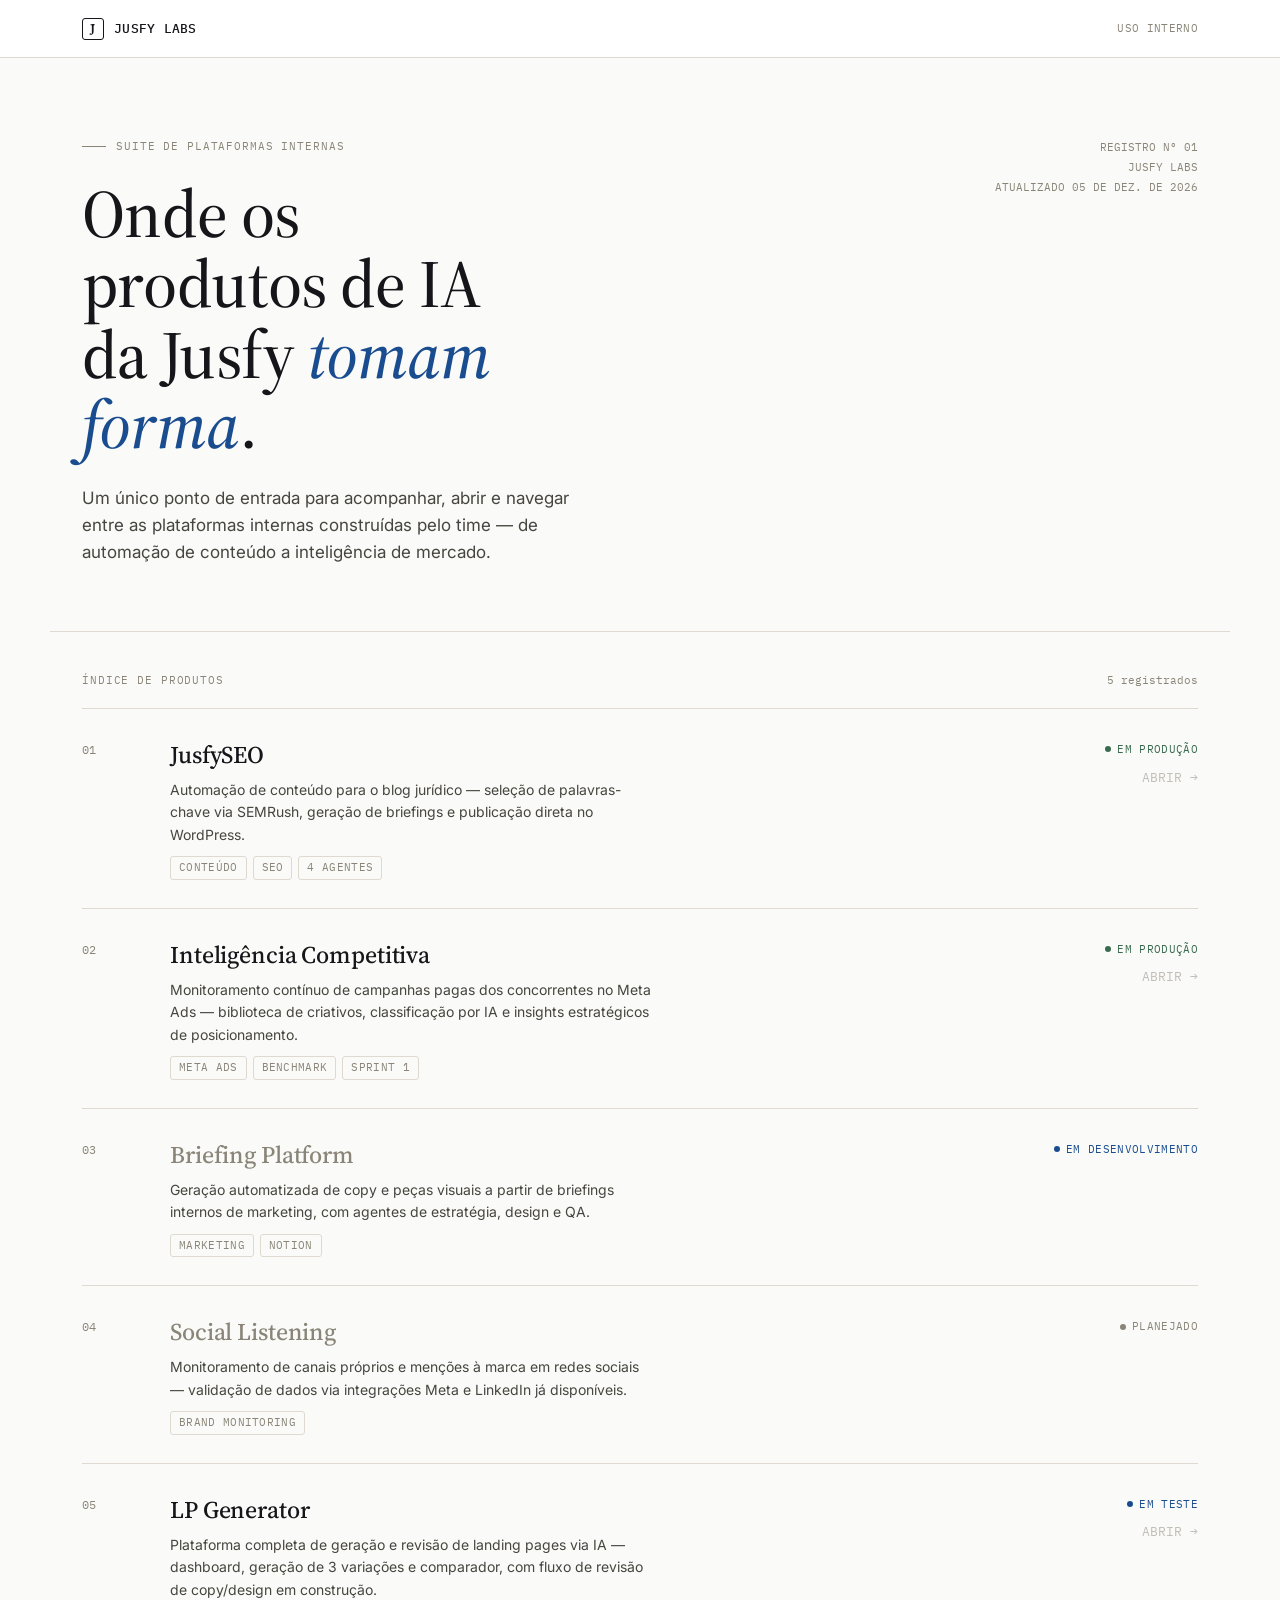
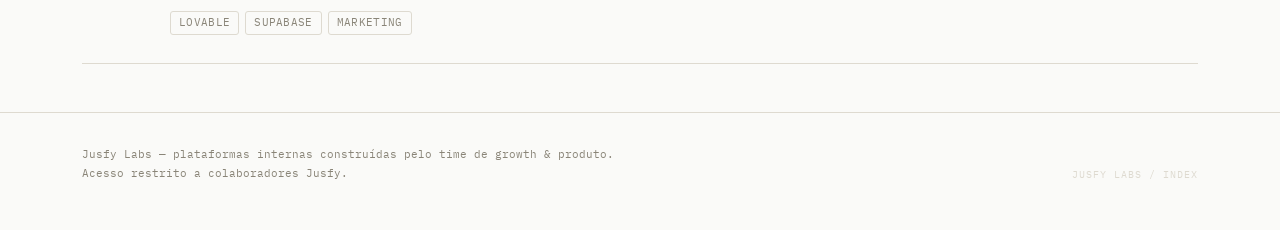
<file: index.html>
<!DOCTYPE html>
<html lang="pt-BR">
<head>
<meta charset="UTF-8">
<meta name="viewport" content="width=device-width, initial-scale=1.0">
<title>Jusfy Labs</title>
<meta name="description" content="Suite interna de plataformas de IA da Jusfy">
<link href="https://fonts.googleapis.com/css2?family=Source+Serif+4:opsz,wght@8..60,400;8..60,500;8..60,600&family=IBM+Plex+Mono:wght@400;500&family=Inter:wght@400;500;600&display=swap" rel="stylesheet">
<style>
*,*::before,*::after{box-sizing:border-box;margin:0;padding:0}
:root{
  --bg:#fafaf8;
  --paper:#ffffff;
  --ink:#15151a;
  --ink-soft:#46453f;
  --ink-faint:#8a8578;
  --line:#dedad0;
  --line-soft:#ece9e1;
  --blue:#1a4d8f;
  --blue-deep:#0f3563;
  --red:#a6332e;
  --green:#3a6b4f;
  --serif:'Source Serif 4',serif;
  --mono:'IBM Plex Mono',monospace;
  --sans:'Inter',sans-serif;
}
html{scroll-behavior:smooth}
body{
  font-family:var(--sans);
  background:var(--bg);
  color:var(--ink);
  line-height:1.5;
  -webkit-font-smoothing:antialiased;
}
@media (prefers-reduced-motion: reduce){
  html{scroll-behavior:auto}
  *{animation-duration:0.01ms!important;transition-duration:0.01ms!important}
}

a{color:inherit}
:focus-visible{outline:2px solid var(--blue);outline-offset:3px}

/* ===== HEADER ===== */
header{
  border-bottom:1px solid var(--line);
  background:var(--paper);
}
.hdr-inner{
  max-width:1180px;margin:0 auto;padding:1.1rem 2rem;
  display:flex;align-items:center;justify-content:space-between;
}
.brand{
  display:flex;align-items:center;gap:10px;
  font-family:var(--mono);font-size:13px;font-weight:500;
  letter-spacing:0.02em;color:var(--ink);
}
.brand-mark{
  width:22px;height:22px;border:1.5px solid var(--ink);border-radius:3px;
  display:flex;align-items:center;justify-content:center;
  font-family:var(--serif);font-size:13px;font-weight:600;flex-shrink:0;
}
.hdr-meta{font-family:var(--mono);font-size:11px;color:var(--ink-faint);letter-spacing:0.03em}

/* ===== HERO ===== */
.hero{
  max-width:1180px;margin:0 auto;
  padding:5rem 2rem 4rem;
  border-bottom:1px solid var(--line);
  position:relative;
}
.hero-eyebrow{
  font-family:var(--mono);font-size:11px;color:var(--ink-faint);
  letter-spacing:0.08em;text-transform:uppercase;margin-bottom:1.5rem;
  display:flex;align-items:center;gap:10px;
}
.hero-eyebrow::before{
  content:'';width:24px;height:1px;background:var(--ink-faint);
}
.hero h1{
  font-family:var(--serif);font-weight:500;
  font-size:clamp(2.4rem,5.5vw,4.2rem);
  line-height:1.05;letter-spacing:-0.01em;
  max-width:14ch;margin-bottom:1.5rem;
}
.hero h1 em{font-style:italic;color:var(--blue)}
.hero-sub{
  font-size:17px;color:var(--ink-soft);max-width:48ch;line-height:1.6;
}

/* signature element: index ledger numbers */
.hero-index{
  position:absolute;top:5rem;right:2rem;
  font-family:var(--mono);font-size:11px;color:var(--ink-faint);
  text-align:right;line-height:1.8;display:none;
}
@media(min-width:900px){.hero-index{display:block}}

/* ===== REGISTRY (product list) ===== */
.registry{max-width:1180px;margin:0 auto;padding:0 2rem}
.registry-head{
  display:flex;align-items:baseline;justify-content:space-between;
  padding:2.5rem 0 1.25rem;
}
.registry-title{
  font-family:var(--mono);font-size:11px;letter-spacing:0.08em;
  text-transform:uppercase;color:var(--ink-faint);
}
.registry-count{font-family:var(--mono);font-size:11px;color:var(--ink-faint)}

.product{
  display:grid;
  grid-template-columns:64px 1fr auto;
  align-items:start;
  gap:1.5rem;
  padding:1.75rem 0;
  border-top:1px solid var(--line);
  text-decoration:none;
  position:relative;
  transition:padding-left .25s ease;
}
.product:last-child{border-bottom:1px solid var(--line)}
.product:hover{padding-left:8px}
.product:hover .product-arrow{transform:translateX(4px);opacity:1}
.product:hover .product-name{color:var(--blue)}

.product-num{
  font-family:var(--mono);font-size:12px;color:var(--ink-faint);
  padding-top:4px;
}
.product-body{min-width:0}
.product-name{
  font-family:var(--serif);font-size:1.5rem;font-weight:500;
  color:var(--ink);margin-bottom:6px;transition:color .2s ease;
  letter-spacing:-0.005em;
}
.product-desc{
  font-size:14px;color:var(--ink-soft);max-width:54ch;line-height:1.6;
  margin-bottom:10px;
}
.product-tags{display:flex;gap:6px;flex-wrap:wrap}
.tag{
  font-family:var(--mono);font-size:10.5px;letter-spacing:0.03em;
  padding:3px 8px;border-radius:3px;border:1px solid var(--line);
  color:var(--ink-faint);
}

.product-right{
  text-align:right;padding-top:4px;
  display:flex;flex-direction:column;align-items:flex-end;gap:10px;
}
.status{
  display:flex;align-items:center;gap:6px;
  font-family:var(--mono);font-size:11px;letter-spacing:0.03em;
}
.status-dot{width:6px;height:6px;border-radius:50%;flex-shrink:0}
.status.live .status-dot{background:var(--green)}
.status.live{color:var(--green)}
.status.dev .status-dot{background:var(--blue);animation:pulse 2s ease-in-out infinite}
.status.dev{color:var(--blue)}
.status.planned .status-dot{background:var(--ink-faint)}
.status.planned{color:var(--ink-faint)}
@keyframes pulse{0%,100%{opacity:1}50%{opacity:.35}}

.product-arrow{
  font-family:var(--mono);font-size:13px;color:var(--ink-faint);
  opacity:.5;transition:all .2s ease;
}

.product.disabled{cursor:default}
.product.disabled .product-name{color:var(--ink-faint)}
.product.disabled:hover{padding-left:0}
.product.disabled:hover .product-name{color:var(--ink-faint)}

/* ===== FOOTER ===== */
footer{
  border-top:1px solid var(--line);
  margin-top:3rem;
}
.footer-inner{
  max-width:1180px;margin:0 auto;padding:2rem 2rem 3rem;
  display:flex;justify-content:space-between;align-items:flex-end;
  flex-wrap:wrap;gap:1rem;
}
.footer-note{
  font-family:var(--mono);font-size:11px;color:var(--ink-faint);
  line-height:1.7;
}
.footer-stamp{
  font-family:var(--mono);font-size:10px;color:var(--line);
  letter-spacing:0.1em;
}

@media(max-width:680px){
  .hero{padding:3rem 1.5rem 2.5rem}
  .registry{padding:0 1.5rem}
  .footer-inner{padding:2rem 1.5rem}
  .product{grid-template-columns:32px 1fr;gap:1rem}
  .product-right{grid-column:1/-1;flex-direction:row;align-items:center;justify-content:space-between;padding-top:8px}
}
</style>
</head>
<body>

<header>
  <div class="hdr-inner">
    <div class="brand">
      <span class="brand-mark">J</span>
      JUSFY&nbsp;LABS
    </div>
    <span class="hdr-meta">USO&nbsp;INTERNO</span>
  </div>
</header>

<section class="hero">
  <div class="hero-eyebrow">Suite de plataformas internas</div>
  <h1>Onde os produtos de IA da Jusfy <em>tomam forma</em>.</h1>
  <p class="hero-sub">Um único ponto de entrada para acompanhar, abrir e navegar entre as plataformas internas construídas pelo time — de automação de conteúdo a inteligência de mercado.</p>
  <div class="hero-index">
    REGISTRO&nbsp;Nº&nbsp;01<br>
    JUSFY&nbsp;LABS<br>
    ATUALIZADO&nbsp;<span id="today"></span>
  </div>
</section>

<section class="registry">
  <div class="registry-head">
    <span class="registry-title">Índice de produtos</span>
    <span class="registry-count" id="prod-count">5 registrados</span>
  </div>

  <a class="product" href="https://ornate-parfait-ef8f66.netlify.app" target="_blank" rel="noopener">
    <span class="product-num">01</span>
    <div class="product-body">
      <div class="product-name">JusfySEO</div>
      <p class="product-desc">Automação de conteúdo para o blog jurídico — seleção de palavras-chave via SEMRush, geração de briefings e publicação direta no WordPress.</p>
      <div class="product-tags">
        <span class="tag">CONTEÚDO</span>
        <span class="tag">SEO</span>
        <span class="tag">4 AGENTES</span>
      </div>
    </div>
    <div class="product-right">
      <span class="status live"><span class="status-dot"></span>EM PRODUÇÃO</span>
      <span class="product-arrow">ABRIR&nbsp;→</span>
    </div>
  </a>

  <a class="product" href="https://jusfy-intel-competitiva.netlify.app" target="_blank" rel="noopener">
    <span class="product-num">02</span>
    <div class="product-body">
      <div class="product-name">Inteligência Competitiva</div>
      <p class="product-desc">Monitoramento contínuo de campanhas pagas dos concorrentes no Meta Ads — biblioteca de criativos, classificação por IA e insights estratégicos de posicionamento.</p>
      <div class="product-tags">
        <span class="tag">META&nbsp;ADS</span>
        <span class="tag">BENCHMARK</span>
        <span class="tag">SPRINT&nbsp;1</span>
      </div>
    </div>
    <div class="product-right">
      <span class="status live"><span class="status-dot"></span>EM PRODUÇÃO</span>
      <span class="product-arrow">ABRIR&nbsp;→</span>
    </div>
  </a>

  <div class="product disabled">
    <span class="product-num">03</span>
    <div class="product-body">
      <div class="product-name">Briefing Platform</div>
      <p class="product-desc">Geração automatizada de copy e peças visuais a partir de briefings internos de marketing, com agentes de estratégia, design e QA.</p>
      <div class="product-tags">
        <span class="tag">MARKETING</span>
        <span class="tag">NOTION</span>
      </div>
    </div>
    <div class="product-right">
      <span class="status dev"><span class="status-dot"></span>EM DESENVOLVIMENTO</span>
    </div>
  </div>

  <div class="product disabled">
    <span class="product-num">04</span>
    <div class="product-body">
      <div class="product-name">Social Listening</div>
      <p class="product-desc">Monitoramento de canais próprios e menções à marca em redes sociais — validação de dados via integrações Meta e LinkedIn já disponíveis.</p>
      <div class="product-tags">
        <span class="tag">BRAND&nbsp;MONITORING</span>
      </div>
    </div>
    <div class="product-right">
      <span class="status planned"><span class="status-dot"></span>PLANEJADO</span>
    </div>
  </div>

  <a class="product" href="https://jusfy-lp-generator-app.lovable.app" target="_blank" rel="noopener">
    <span class="product-num">05</span>
    <div class="product-body">
      <div class="product-name">LP Generator</div>
      <p class="product-desc">Plataforma completa de geração e revisão de landing pages via IA — dashboard, geração de 3 variações e comparador, com fluxo de revisão de copy/design em construção.</p>
      <div class="product-tags">
        <span class="tag">LOVABLE</span>
        <span class="tag">SUPABASE</span>
        <span class="tag">MARKETING</span>
      </div>
    </div>
    <div class="product-right">
      <span class="status dev"><span class="status-dot"></span>EM TESTE</span>
      <span class="product-arrow">ABRIR&nbsp;→</span>
    </div>
  </a>

</section>

<footer>
  <div class="footer-inner">
    <div class="footer-note">
      Jusfy Labs — plataformas internas construídas pelo time de growth & produto.<br>
      Acesso restrito a colaboradores Jusfy.
    </div>
    <div class="footer-stamp">JUSFY&nbsp;LABS&nbsp;/&nbsp;INDEX</div>
  </div>
</footer>

<script>
document.getElementById('today').textContent = new Date().toLocaleDateString('pt-BR',{day:'2-digit',month:'short',year:'numeric'}).toUpperCase();
</script>

</body>
</html>
</file>
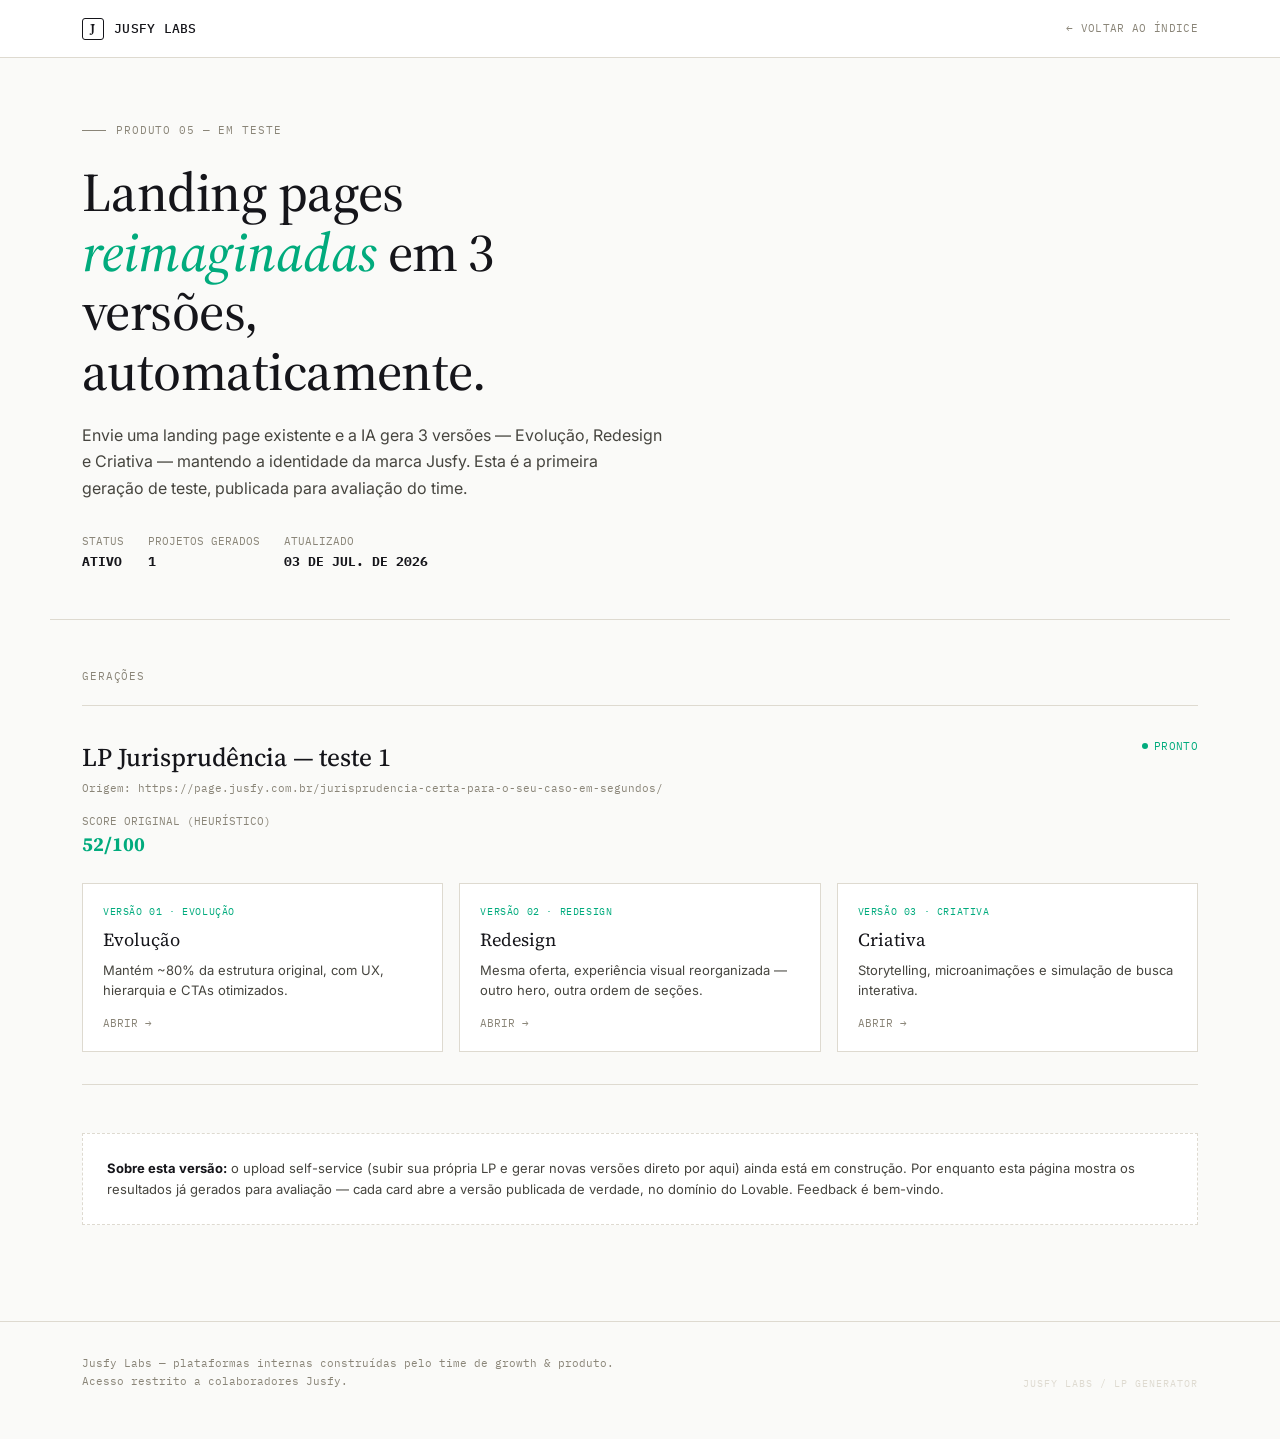
<file: lp-generator.html>
<!DOCTYPE html>
<html lang="pt-BR">
<head>
<meta charset="UTF-8">
<meta name="viewport" content="width=device-width, initial-scale=1.0">
<title>LP Generator — Jusfy Labs</title>
<meta name="description" content="Gerador de landing pages da Jusfy Labs — 3 versões automáticas via IA">
<link href="https://fonts.googleapis.com/css2?family=Source+Serif+4:opsz,wght@8..60,400;8..60,500;8..60,600&family=IBM+Plex+Mono:wght@400;500&family=Inter:wght@400;500;600&display=swap" rel="stylesheet">
<style>
*,*::before,*::after{box-sizing:border-box;margin:0;padding:0}
:root{
  --bg:#fafaf8;
  --paper:#ffffff;
  --ink:#15151a;
  --ink-soft:#46453f;
  --ink-faint:#8a8578;
  --line:#dedad0;
  --line-soft:#ece9e1;
  --blue:#1a4d8f;
  --blue-deep:#0f3563;
  --red:#a6332e;
  --green:#3a6b4f;
  --jusfy:#01AB7D;
  --jusfy-tint:#41C78F;
  --serif:'Source Serif 4',serif;
  --mono:'IBM Plex Mono',monospace;
  --sans:'Inter',sans-serif;
}
html{scroll-behavior:smooth}
body{font-family:var(--sans);background:var(--bg);color:var(--ink);line-height:1.5;-webkit-font-smoothing:antialiased}
a{color:inherit}
:focus-visible{outline:2px solid var(--blue);outline-offset:3px}

header{border-bottom:1px solid var(--line);background:var(--paper)}
.hdr-inner{max-width:1180px;margin:0 auto;padding:1.1rem 2rem;display:flex;align-items:center;justify-content:space-between}
.brand{display:flex;align-items:center;gap:10px;font-family:var(--mono);font-size:13px;font-weight:500;letter-spacing:0.02em;color:var(--ink);text-decoration:none}
.brand-mark{width:22px;height:22px;border:1.5px solid var(--ink);border-radius:3px;display:flex;align-items:center;justify-content:center;font-family:var(--serif);font-size:13px;font-weight:600;flex-shrink:0}
.hdr-back{font-family:var(--mono);font-size:11px;color:var(--ink-faint);letter-spacing:0.03em;text-decoration:none}
.hdr-back:hover{color:var(--blue)}

.hero{max-width:1180px;margin:0 auto;padding:4rem 2rem 3rem;border-bottom:1px solid var(--line)}
.hero-eyebrow{font-family:var(--mono);font-size:11px;color:var(--ink-faint);letter-spacing:0.08em;text-transform:uppercase;margin-bottom:1.5rem;display:flex;align-items:center;gap:10px}
.hero-eyebrow::before{content:'';width:24px;height:1px;background:var(--ink-faint)}
.hero h1{font-family:var(--serif);font-weight:500;font-size:clamp(2rem,4.5vw,3.4rem);line-height:1.1;letter-spacing:-0.01em;max-width:20ch;margin-bottom:1.25rem}
.hero h1 em{font-style:italic;color:var(--jusfy)}
.hero-sub{font-size:16px;color:var(--ink-soft);max-width:58ch;line-height:1.65;margin-bottom:2rem}
.hero-status{display:flex;gap:1.5rem;flex-wrap:wrap}
.stat{font-family:var(--mono);font-size:11px;color:var(--ink-faint)}
.stat b{color:var(--ink);font-size:13px;display:block;margin-top:2px}

.section{max-width:1180px;margin:0 auto;padding:3rem 2rem}
.section-head{display:flex;align-items:baseline;justify-content:space-between;padding-bottom:1.25rem;flex-wrap:wrap;gap:.5rem}
.section-title{font-family:var(--mono);font-size:11px;letter-spacing:0.08em;text-transform:uppercase;color:var(--ink-faint)}

.project{border-top:1px solid var(--line);padding:2rem 0}
.project:last-child{border-bottom:1px solid var(--line)}
.project-head{display:flex;justify-content:space-between;align-items:flex-start;gap:1rem;flex-wrap:wrap;margin-bottom:.5rem}
.project-name{font-family:var(--serif);font-size:1.6rem;font-weight:500;letter-spacing:-0.005em}
.project-origin{font-family:var(--mono);font-size:11px;color:var(--ink-faint);word-break:break-all;margin-top:4px}
.project-meta{display:flex;gap:1.5rem;margin-top:1rem;flex-wrap:wrap}
.score-box{font-family:var(--mono);font-size:11px;color:var(--ink-faint)}
.score-box b{color:var(--jusfy);font-size:20px;font-family:var(--serif);display:block}
.status{display:flex;align-items:center;gap:6px;font-family:var(--mono);font-size:11px;letter-spacing:0.03em}
.status-dot{width:6px;height:6px;border-radius:50%;flex-shrink:0;background:var(--jusfy)}
.status{color:var(--jusfy)}

.versions{display:grid;grid-template-columns:repeat(auto-fit,minmax(230px,1fr));gap:1rem;margin-top:1.5rem}
.version-card{border:1px solid var(--line);background:var(--paper);padding:1.25rem;text-decoration:none;transition:border-color .2s ease, transform .2s ease}
.version-card:hover{border-color:var(--jusfy);transform:translateY(-2px)}
.version-tag{font-family:var(--mono);font-size:10px;letter-spacing:0.06em;color:var(--jusfy);text-transform:uppercase}
.version-name{font-family:var(--serif);font-size:1.15rem;margin:.4rem 0 .5rem;color:var(--ink)}
.version-desc{font-size:13px;color:var(--ink-soft);line-height:1.5;margin-bottom:.9rem}
.version-open{font-family:var(--mono);font-size:11px;color:var(--ink-faint);display:flex;align-items:center;gap:4px}
.version-card:hover .version-open{color:var(--blue)}

.notice{background:var(--paper);border:1px dashed var(--line);padding:1.5rem;font-size:13px;color:var(--ink-soft);line-height:1.6}
.notice b{color:var(--ink)}

footer{border-top:1px solid var(--line);margin-top:3rem}
.footer-inner{max-width:1180px;margin:0 auto;padding:2rem 2rem 3rem;display:flex;justify-content:space-between;align-items:flex-end;flex-wrap:wrap;gap:1rem}
.footer-note{font-family:var(--mono);font-size:11px;color:var(--ink-faint);line-height:1.7}
.footer-stamp{font-family:var(--mono);font-size:10px;color:var(--line);letter-spacing:0.1em}

@media(max-width:680px){
  .hero{padding:3rem 1.5rem 2rem}
  .section{padding:2rem 1.5rem}
  .footer-inner{padding:2rem 1.5rem}
}
</style>
</head>
<body>

<header>
  <div class="hdr-inner">
    <a class="brand" href="https://jusfylabs.netlify.app">
      <span class="brand-mark">J</span>
      JUSFY&nbsp;LABS
    </a>
    <a class="hdr-back" href="https://jusfylabs.netlify.app">←&nbsp;VOLTAR&nbsp;AO&nbsp;ÍNDICE</a>
  </div>
</header>

<section class="hero">
  <div class="hero-eyebrow">Produto 05 — em teste</div>
  <h1>Landing pages <em>reimaginadas</em> em 3 versões, automaticamente.</h1>
  <p class="hero-sub">Envie uma landing page existente e a IA gera 3 versões — Evolução, Redesign e Criativa — mantendo a identidade da marca Jusfy. Esta é a primeira geração de teste, publicada para avaliação do time.</p>
  <div class="hero-status">
    <div class="stat">STATUS<b id="stat-status">carregando…</b></div>
    <div class="stat">PROJETOS GERADOS<b id="stat-count">—</b></div>
    <div class="stat">ATUALIZADO<b id="stat-updated">—</b></div>
  </div>
</section>

<section class="section">
  <div class="section-head">
    <span class="section-title">Gerações</span>
  </div>
  <div id="projects-list"></div>
</section>

<section class="section" style="padding-top:0">
  <div class="notice">
    <b>Sobre esta versão:</b> o upload self-service (subir sua própria LP e gerar novas versões direto por aqui) ainda está em construção. Por enquanto esta página mostra os resultados já gerados para avaliação — cada card abre a versão publicada de verdade, no domínio do Lovable. Feedback é bem-vindo.
  </div>
</section>

<footer>
  <div class="footer-inner">
    <div class="footer-note">
      Jusfy Labs — plataformas internas construídas pelo time de growth &amp; produto.<br>
      Acesso restrito a colaboradores Jusfy.
    </div>
    <div class="footer-stamp">JUSFY&nbsp;LABS&nbsp;/&nbsp;LP&nbsp;GENERATOR</div>
  </div>
</footer>

<script>
async function load() {
  try {
    const res = await fetch('data-lpgen.json?v=' + Date.now());
    const data = await res.json();

    document.getElementById('stat-status').textContent = 'ATIVO';
    document.getElementById('stat-count').textContent = data.total_projects;
    document.getElementById('stat-updated').textContent = new Date(data.updated_at).toLocaleDateString('pt-BR',{day:'2-digit',month:'short',year:'numeric'}).toUpperCase();

    const list = document.getElementById('projects-list');
    list.innerHTML = '';

    data.projects.forEach(p => {
      const versionLabels = {
        v1: { tag: 'Versão 01 · Evolução', desc: 'Mantém ~80% da estrutura original, com UX, hierarquia e CTAs otimizados.' },
        v2: { tag: 'Versão 02 · Redesign', desc: 'Mesma oferta, experiência visual reorganizada — outro hero, outra ordem de seções.' },
        v3: { tag: 'Versão 03 · Criativa', desc: 'Storytelling, microanimações e simulação de busca interativa.' },
      };

      const versionsHtml = Object.entries(p.versoes || {}).map(([key, v]) => `
        <a class="version-card" href="${v.url}" target="_blank" rel="noopener">
          <div class="version-tag">${versionLabels[key]?.tag || key}</div>
          <div class="version-name">${v.nome || key.toUpperCase()}</div>
          <div class="version-desc">${versionLabels[key]?.desc || ''}</div>
          <div class="version-open">ABRIR&nbsp;→</div>
        </a>
      `).join('');

      const el = document.createElement('div');
      el.className = 'project';
      el.innerHTML = `
        <div class="project-head">
          <div>
            <div class="project-name">${p.nome}</div>
            <div class="project-origin">Origem: ${p.origem}</div>
          </div>
          <div class="status"><span class="status-dot"></span>${(p.status || '').toUpperCase()}</div>
        </div>
        <div class="project-meta">
          <div class="score-box">SCORE ORIGINAL (HEURÍSTICO)<b>${p.score_original ?? '—'}/100</b></div>
        </div>
        <div class="versions">${versionsHtml}</div>
      `;
      list.appendChild(el);
    });
  } catch (e) {
    document.getElementById('projects-list').innerHTML =
      '<div class="notice">Não foi possível carregar os dados agora. Tente recarregar a página.</div>';
    document.getElementById('stat-status').textContent = 'ERRO';
  }
}
load();
</script>

</body>
</html>
</file>
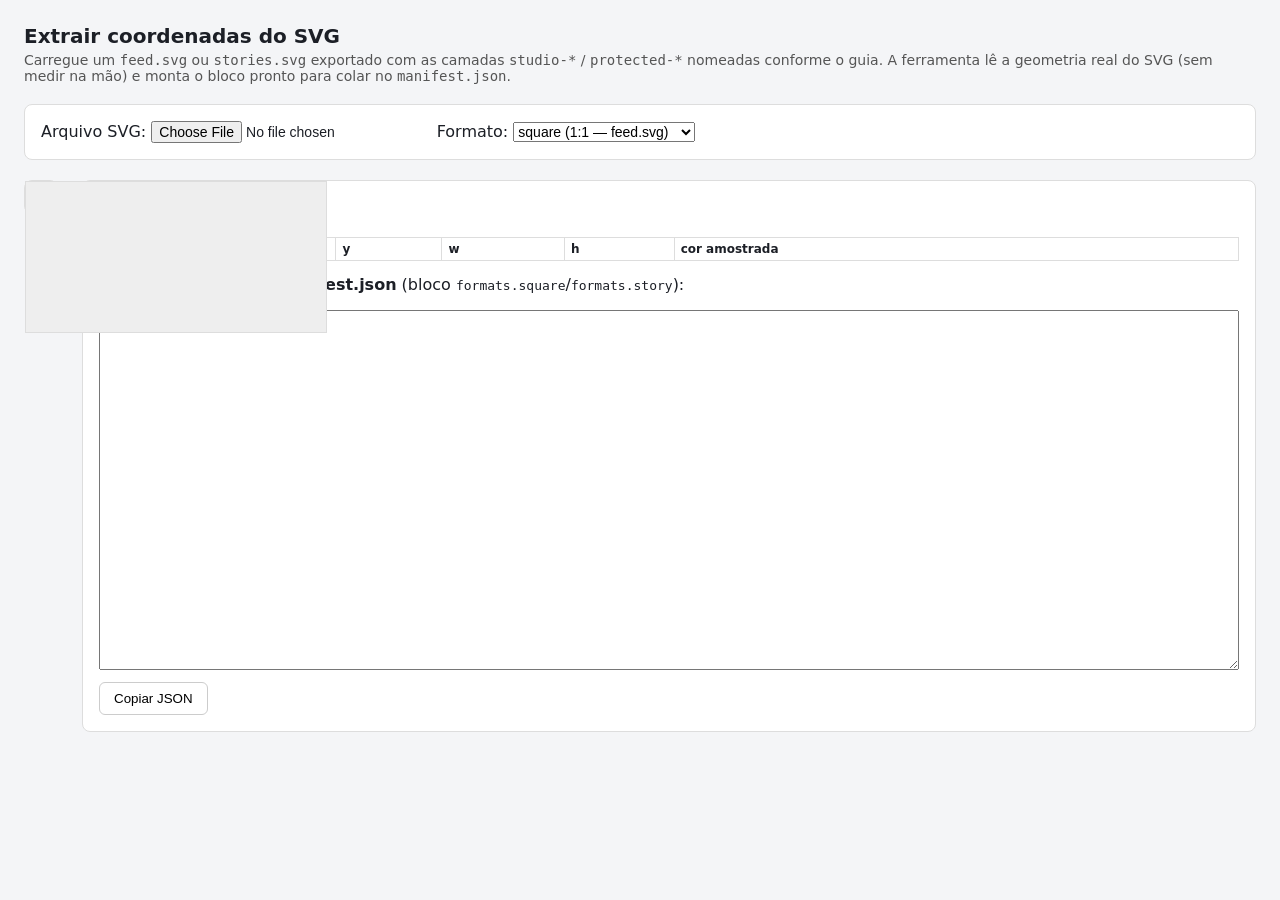
<file: jusfy-creative-studio/scripts/extrair-coordenadas.html>
<!doctype html>
<html lang="pt-br">
<head>
<meta charset="utf-8">
<title>Extrair coordenadas do SVG — Studio de Criativos</title>
<style>
  body { font-family: system-ui, sans-serif; margin: 0; padding: 24px; background: #f4f5f7; color: #1c1f26; }
  h1 { font-size: 20px; margin: 0 0 4px; }
  p.sub { color: #555; margin: 0 0 20px; font-size: 14px; }
  .row { display: flex; gap: 24px; align-items: flex-start; flex-wrap: wrap; }
  .panel { background: #fff; border: 1px solid #ddd; border-radius: 8px; padding: 16px; }
  .preview-wrap { position: relative; flex: 0 0 auto; }
  .preview-wrap svg { display: block; max-width: 480px; height: auto; border: 1px solid #ddd; background: #eee; }
  .overlay { position: absolute; top: 0; left: 0; pointer-events: none; }
  .output { flex: 1 1 420px; min-width: 380px; }
  textarea { width: 100%; height: 360px; font-family: ui-monospace, Consolas, monospace; font-size: 12px; box-sizing: border-box; }
  table { border-collapse: collapse; width: 100%; font-size: 12px; margin-top: 12px; }
  td, th { border: 1px solid #ddd; padding: 4px 6px; text-align: left; }
  .swatch { display: inline-block; width: 14px; height: 14px; border: 1px solid #999; vertical-align: middle; margin-right: 6px; }
  .warn { color: #b30000; font-size: 13px; margin-top: 8px; }
  button { padding: 8px 14px; border-radius: 6px; border: 1px solid #ccc; background: #fff; cursor: pointer; }
  button:hover { background: #f0f0f0; }
  .field-square { position: absolute; fill: rgba(2,163,120,0.28); stroke: #02a378; stroke-width: 1; }
  .field-round { position: absolute; fill: rgba(217,83,79,0.22); stroke: #d9534f; stroke-width: 1; }
  select, input[type=file] { font-size: 14px; }
</style>
</head>
<body>

<h1>Extrair coordenadas do SVG</h1>
<p class="sub">Carregue um <code>feed.svg</code> ou <code>stories.svg</code> exportado com as camadas <code>studio-*</code> / <code>protected-*</code> nomeadas conforme o guia. A ferramenta lê a geometria real do SVG (sem medir na mão) e monta o bloco pronto para colar no <code>manifest.json</code>.</p>

<div class="panel" style="margin-bottom:20px;">
  <label>Arquivo SVG: <input type="file" id="file-input" accept=".svg"></label>
  &nbsp;&nbsp;
  <label>Formato: <select id="format-select">
    <option value="square">square (1:1 — feed.svg)</option>
    <option value="story">story (9:16 — stories.svg)</option>
  </select></label>
</div>

<div class="row">
  <div class="panel preview-wrap" id="preview-wrap">
    <div id="svg-host"></div>
    <svg class="overlay" id="overlay"></svg>
  </div>

  <div class="panel output">
    <h3 style="margin-top:0;">Resultado</h3>
    <div id="warnings"></div>
    <table id="found-table"><thead><tr><th>id</th><th>x</th><th>y</th><th>w</th><th>h</th><th>cor amostrada</th></tr></thead><tbody></tbody></table>
    <p style="margin-top:14px;"><strong>JSON para colar no manifest.json</strong> (bloco <code>formats.square</code>/<code>formats.story</code>):</p>
    <textarea id="output-json" readonly></textarea>
    <button id="copy-btn" style="margin-top:8px;">Copiar JSON</button>
  </div>
</div>

<script>
const STUDIO_TEXT_IDS = ["studio-category", "studio-headline", "studio-support", "studio-cta"];
const STUDIO_LOGO_IDS = ["studio-logo-regional", "studio-logo-jusfy"];
const PROTECTED_COMMERCIAL_IDS = ["protected-commercial", "protected-price", "protected-discount", "protected-commercial-note"];

const fileInput = document.getElementById("file-input");
const formatSelect = document.getElementById("format-select");
const svgHost = document.getElementById("svg-host");
const overlay = document.getElementById("overlay");
const outputJson = document.getElementById("output-json");
const foundTable = document.querySelector("#found-table tbody");
const warningsEl = document.getElementById("warnings");
const copyBtn = document.getElementById("copy-btn");

let lastSvgText = "";

fileInput.addEventListener("change", handleFile);
formatSelect.addEventListener("change", () => { if (lastSvgText) process(lastSvgText); });
copyBtn.addEventListener("click", () => {
  outputJson.select();
  document.execCommand("copy");
  copyBtn.textContent = "Copiado!";
  setTimeout(() => copyBtn.textContent = "Copiar JSON", 1200);
});

function handleFile(event) {
  const file = event.target.files[0];
  if (!file) return;
  const reader = new FileReader();
  reader.onload = () => {
    lastSvgText = reader.result;
    process(lastSvgText);
  };
  reader.readAsText(file);
}

function cornersOf(bbox) {
  return [
    {x: bbox.x, y: bbox.y},
    {x: bbox.x + bbox.width, y: bbox.y},
    {x: bbox.x, y: bbox.y + bbox.height},
    {x: bbox.x + bbox.width, y: bbox.y + bbox.height},
  ];
}

function transformPoint(pt, matrix) {
  return {
    x: matrix.a * pt.x + matrix.c * pt.y + matrix.e,
    y: matrix.b * pt.x + matrix.d * pt.y + matrix.f,
  };
}

function rootSpaceBBox(el, rootSvg) {
  const bbox = el.getBBox();
  const rootScreenCTM = rootSvg.getScreenCTM();
  const elScreenCTM = el.getScreenCTM();
  if (!rootScreenCTM || !elScreenCTM) return { x: bbox.x, y: bbox.y, width: bbox.width, height: bbox.height };
  // Compose via screen-space CTMs (not el.getCTM() directly) so the result is
  // independent of how big the <svg> happens to be rendered on the page —
  // getCTM() alone can pick up the on-page CSS scale in some engines, which
  // silently shrinks/grows every coordinate by the preview's zoom factor.
  const ctm = rootScreenCTM.inverse().multiply(elScreenCTM);
  const pts = cornersOf(bbox).map(p => transformPoint(p, ctm));
  const xs = pts.map(p => p.x), ys = pts.map(p => p.y);
  const minX = Math.min(...xs), maxX = Math.max(...xs);
  const minY = Math.min(...ys), maxY = Math.max(...ys);
  return { x: minX, y: minY, width: maxX - minX, height: maxY - minY };
}

function round(n) { return Math.round(n * 10) / 10; }

function sampleColor(ctx, x, y) {
  const data = ctx.getImageData(Math.max(0, Math.round(x)), Math.max(0, Math.round(y)), 1, 1).data;
  return "#" + [data[0], data[1], data[2]].map(v => v.toString(16).padStart(2, "0")).join("");
}

function process(svgText) {
  svgHost.innerHTML = svgText;
  const svgEl = svgHost.querySelector("svg");
  if (!svgEl) { warningsEl.innerHTML = '<p class="warn">Não encontrei uma tag &lt;svg&gt; válida no arquivo.</p>'; return; }

  const viewBox = (svgEl.getAttribute("viewBox") || "").trim().split(/[\s,]+/).map(Number);
  const svgW = viewBox.length === 4 ? viewBox[2] : parseFloat(svgEl.getAttribute("width")) || svgEl.clientWidth;
  const svgH = viewBox.length === 4 ? viewBox[3] : parseFloat(svgEl.getAttribute("height")) || svgEl.clientHeight;

  overlay.setAttribute("viewBox", `0 0 ${svgW} ${svgH}`);
  overlay.innerHTML = "";

  const allTargetIds = [...STUDIO_TEXT_IDS, ...STUDIO_LOGO_IDS, ...PROTECTED_COMMERCIAL_IDS];
  const found = {};
  const warnings = [];

  allTargetIds.forEach(id => {
    const el = svgEl.querySelector(`#${CSS.escape(id)}`);
    if (el) found[id] = rootSpaceBBox(el, svgEl);
  });

  if (!found["studio-headline"]) warnings.push("studio-headline não encontrado (é obrigatório).");
  STUDIO_LOGO_IDS.forEach(id => { if (!found[id]) warnings.push(`${id} não encontrado.`); });

  // Rasterize the SVG to a canvas for background color sampling.
  const blob = new Blob([svgText], { type: "image/svg+xml" });
  const url = URL.createObjectURL(blob);
  const img = new Image();
  img.onload = () => {
    const canvas = document.createElement("canvas");
    canvas.width = svgW; canvas.height = svgH;
    const ctx = canvas.getContext("2d");
    ctx.drawImage(img, 0, 0, svgW, svgH);
    URL.revokeObjectURL(url);
    finish(svgEl, found, warnings, ctx, svgW, svgH);
  };
  img.onerror = () => finish(svgEl, found, warnings, null, svgW, svgH);
  img.src = url;
}

function finish(svgEl, found, warnings, ctx, svgW, svgH) {
  foundTable.innerHTML = "";
  overlay.innerHTML = "";
  const colors = {};

  Object.entries(found).forEach(([id, box]) => {
    const isRound = STUDIO_LOGO_IDS.includes(id);
    const rect = document.createElementNS("http://www.w3.org/2000/svg", "rect");
    rect.setAttribute("x", box.x); rect.setAttribute("y", box.y);
    rect.setAttribute("width", box.width); rect.setAttribute("height", box.height);
    rect.setAttribute("class", isRound ? "field-round" : "field-square");
    overlay.appendChild(rect);

    let color = "";
    if (ctx && STUDIO_TEXT_IDS.includes(id)) {
      const samplePoints = [
        [box.x - 6, box.y + box.height / 2],
        [box.x + box.width + 6, box.y + box.height / 2],
        [box.x + box.width / 2, box.y - 6],
        [box.x + box.width / 2, box.y + box.height + 6],
      ];
      const votes = {};
      samplePoints.forEach(([x, y]) => {
        if (x < 0 || y < 0 || x >= svgW || y >= svgH) return;
        const c = sampleColor(ctx, x, y);
        votes[c] = (votes[c] || 0) + 1;
      });
      color = Object.entries(votes).sort((a, b) => b[1] - a[1])[0]?.[0] || "";
      colors[id] = color;
    }

    const tr = document.createElement("tr");
    tr.innerHTML = `<td>${id}</td><td>${round(box.x)}</td><td>${round(box.y)}</td><td>${round(box.width)}</td><td>${round(box.height)}</td>` +
      `<td>${color ? `<span class="swatch" style="background:${color}"></span>${color}` : "-"}</td>`;
    foundTable.appendChild(tr);
  });

  warningsEl.innerHTML = warnings.map(w => `<p class="warn">⚠ ${w}</p>`).join("");
  outputJson.value = buildManifestBlock(found, colors, svgW, svgH);
}

function buildManifestBlock(found, colors, svgW, svgH) {
  const format = formatSelect.value;
  const centerX = svgW / 2;
  const block = {
    key: format,
    name: "TODO",
    width: svgW,
    height: svgH,
    source: format === "square" ? "feed.svg" : "stories.svg",
    type: "mapped",
  };

  const patches = [];
  const textFieldMap = {
    "studio-category": "category",
    "studio-headline": "headline",
    "studio-support": "support",
    "studio-cta": "cta",
  };

  Object.entries(textFieldMap).forEach(([svgId, fieldName]) => {
    const box = found[svgId];
    if (!box) return;
    block[fieldName] = {
      x: round(centerX),
      y: round(box.y + box.height / 2),
      width: round(box.width),
      height: round(box.height),
      maxSize: "TODO",
      minSize: "TODO",
      maxLines: "TODO",
      lineHeight: "TODO",
      color: "TODO",
      weight: "TODO",
    };
    const margin = 3;
    const color = colors[svgId] || "TODO_cor_de_fundo";
    patches.push([round(box.x - margin), round(box.y - margin), round(box.width + margin * 2), round(box.height + margin * 2), color]);
  });

  const regional = found["studio-logo-regional"];
  const jusfy = found["studio-logo-jusfy"];
  if (regional && jusfy) {
    const top = Math.min(regional.y, jusfy.y);
    const bottom = Math.max(regional.y + regional.height, jusfy.y + jusfy.height);
    const left = Math.min(regional.x, jusfy.x);
    const right = Math.max(regional.x + regional.width, jusfy.x + jusfy.width);
    const gap = regional.x < jusfy.x
      ? round(jusfy.x - (regional.x + regional.width))
      : round(regional.x - (jusfy.x + jusfy.width));
    block.logos = {
      x: round(centerX),
      y: round(bottom),
      maxWidth: round(Math.max(regional.width, jusfy.width)),
      maxHeight: round(bottom - top),
      gap: gap,
    };
  } else {
    block.logos = { x: round(centerX), y: "TODO", maxWidth: "TODO", maxHeight: "TODO", gap: "TODO" };
  }

  const commercial = found["protected-commercial"];
  const price = found["protected-price"];
  const discount = found["protected-discount"];
  const note = found["protected-commercial-note"];
  if (commercial) {
    block.commercial = {
      centerX: round(centerX),
      centerY: round(commercial.y + commercial.height / 2),
      bounds: [round(commercial.x), round(commercial.y), round(commercial.width), round(commercial.height)],
      price: price ? [round(price.x), round(price.y), round(price.width), round(price.height)] : "TODO",
      discount: discount ? [round(discount.x), round(discount.y), round(discount.width), round(discount.height)] : "TODO",
      noteY: note ? round(note.y) : "TODO",
    };
    block.protected = {
      box: price ? [round(price.x), round(price.y), round(price.width), round(price.height)] : "TODO",
      x: price ? round(price.x + price.width / 2) : "TODO",
      top: price ? round(price.y) : "TODO",
      iconX: "TODO",
      iconY: "TODO",
      noteY: note ? round(note.y) : "TODO",
    };
    block.commercialAssets = { price: "components/preco.svg", discount: "components/desconto.svg" };
    block.commercialNoteMode = "runtime";
  }

  block.patches = patches;

  return "// Confira visualmente antes de colar. Campos \"TODO\" são decisões tipográficas/design, não geometria — preencha à mão.\n" +
    JSON.stringify(block, null, 2);
}
</script>

</body>
</html>
</file>
